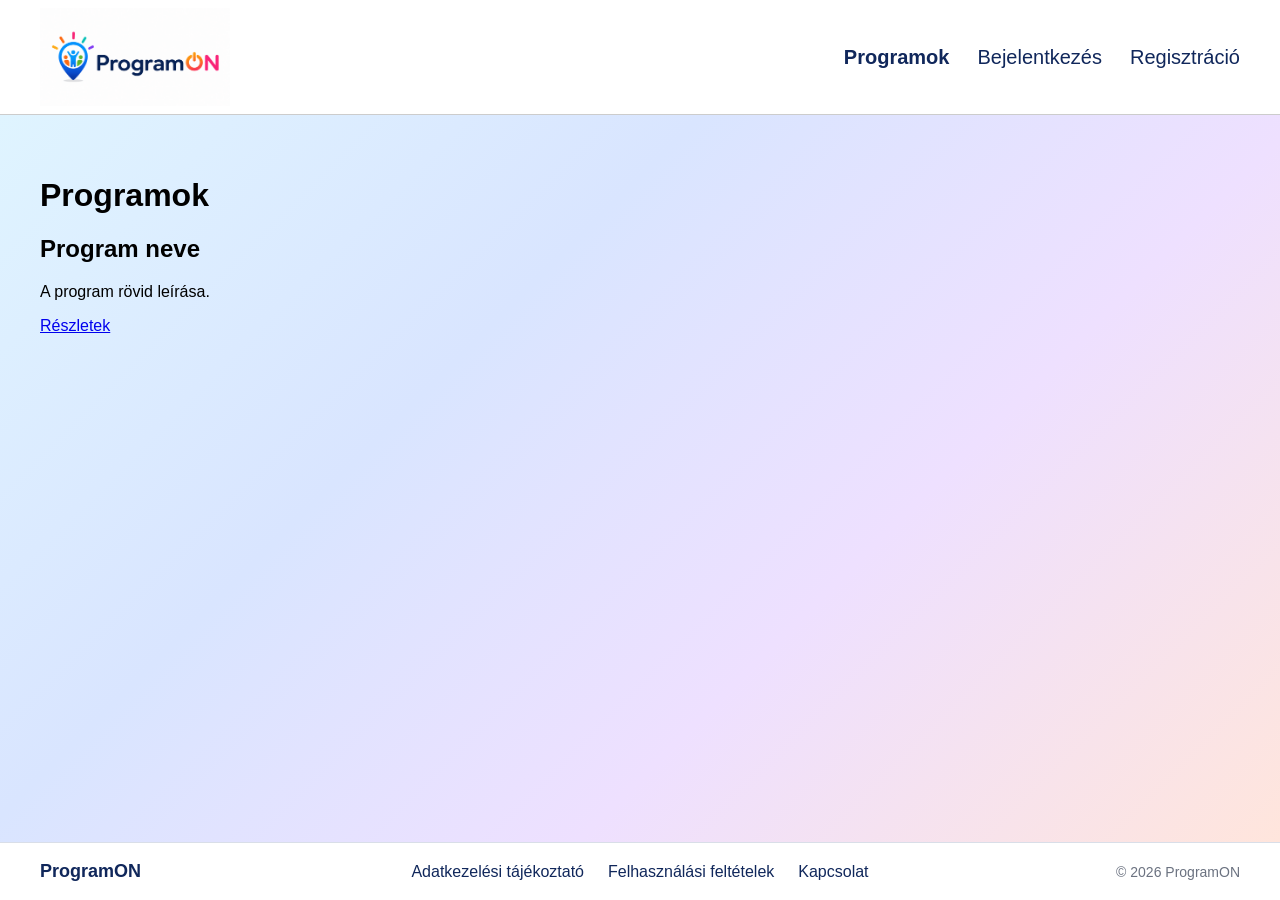
<file: frontend/index.html>
<!DOCTYPE html>
<html lang="hu">
<head>
    <meta charset="UTF-8">
    <title>ProgramON</title>
    <link rel="stylesheet" href="css/style.css">
</head>
<body>

<header class="main-header">

    <div class="logo">
        <a href="index.html" class="logo-link">
            <img src="images/ProgramON_logo.png"
                 alt="ProgramON főoldal"
                 class="logo-img">
        </a>
    </div>

    <nav class="main-nav" id="mainNav">
        <!-- A menüpontokat a main.js tölti be -->
    </nav>

</header>

<main>
    <h1>Programok</h1>

    <div class="program-card">
        <h2>Program neve</h2>
        <p>A program rövid leírása.</p>
        <a href="program_reszletei.html">Részletek</a>
    </div>
</main>

<div id="mainFooter"></div>

<script src="js/main.js"></script>
</body>
</html>
</file>
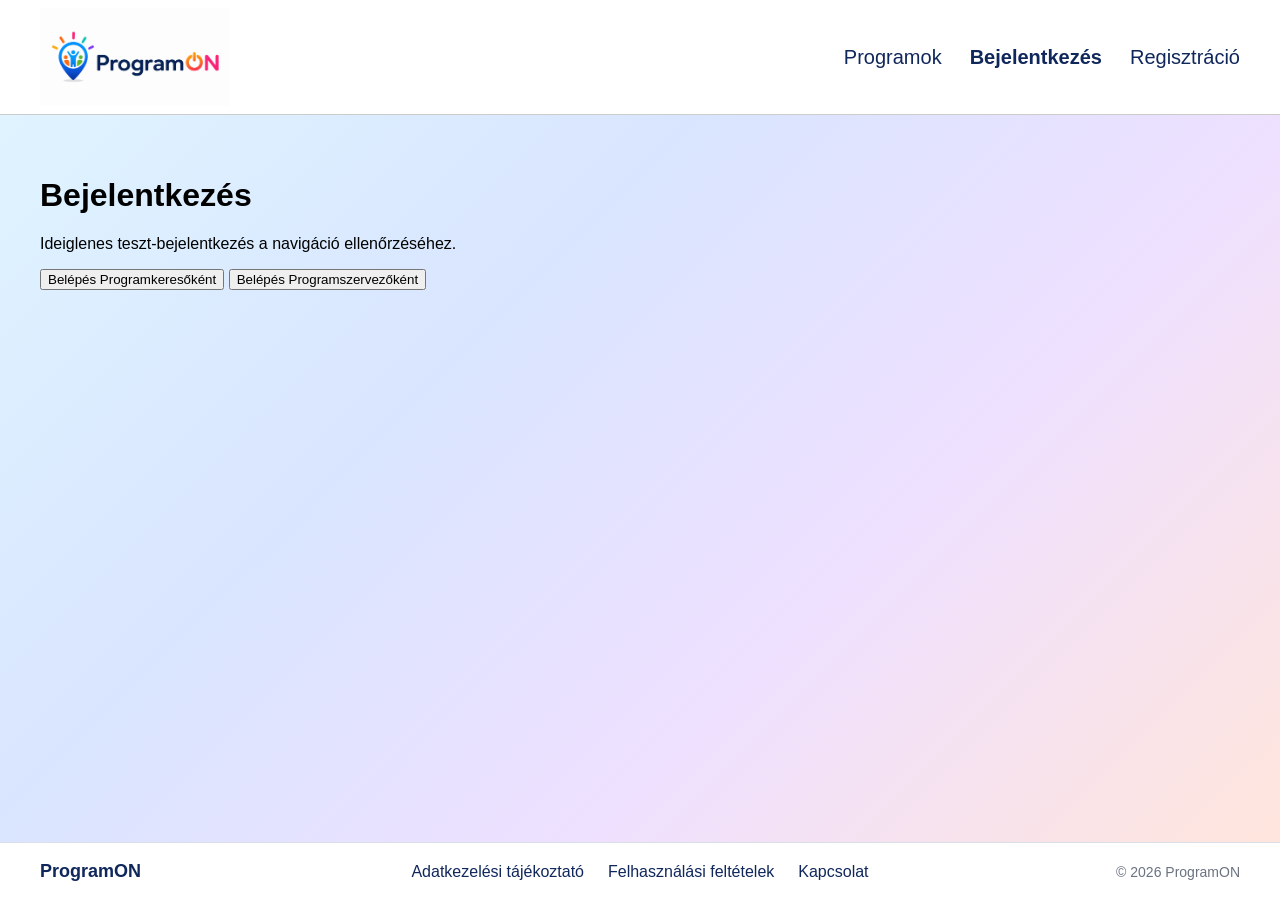
<file: frontend/bejelentkezes.html>
<!DOCTYPE html>
<html lang="hu">
<head>
    <meta charset="UTF-8">
    <title>Bejelentkezés | ProgramON</title>
    <link rel="stylesheet" href="css/style.css">
</head>

<body>

<header class="main-header">

    <div class="logo">
        <a href="index.html" class="logo-link">
            <img src="images/ProgramON_logo.png"
                 alt="ProgramON főoldal"
                 class="logo-img">
        </a>
    </div>

    <nav class="main-nav" id="mainNav">
        <!-- A menüpontokat a main.js tölti be -->
    </nav>

</header>

<main>
    <h1>Bejelentkezés</h1>

    <p>Ideiglenes teszt-bejelentkezés a navigáció ellenőrzéséhez.</p>

    <button type="button" id="testLoginButton">
        Belépés Programkeresőként
    </button>

    <button type="button" id="testOrganizerLoginButton">
        Belépés Programszervezőként
    </button>
</main>

<div id="mainFooter"></div>

<script src="js/main.js"></script>

</body>
</html>
</file>
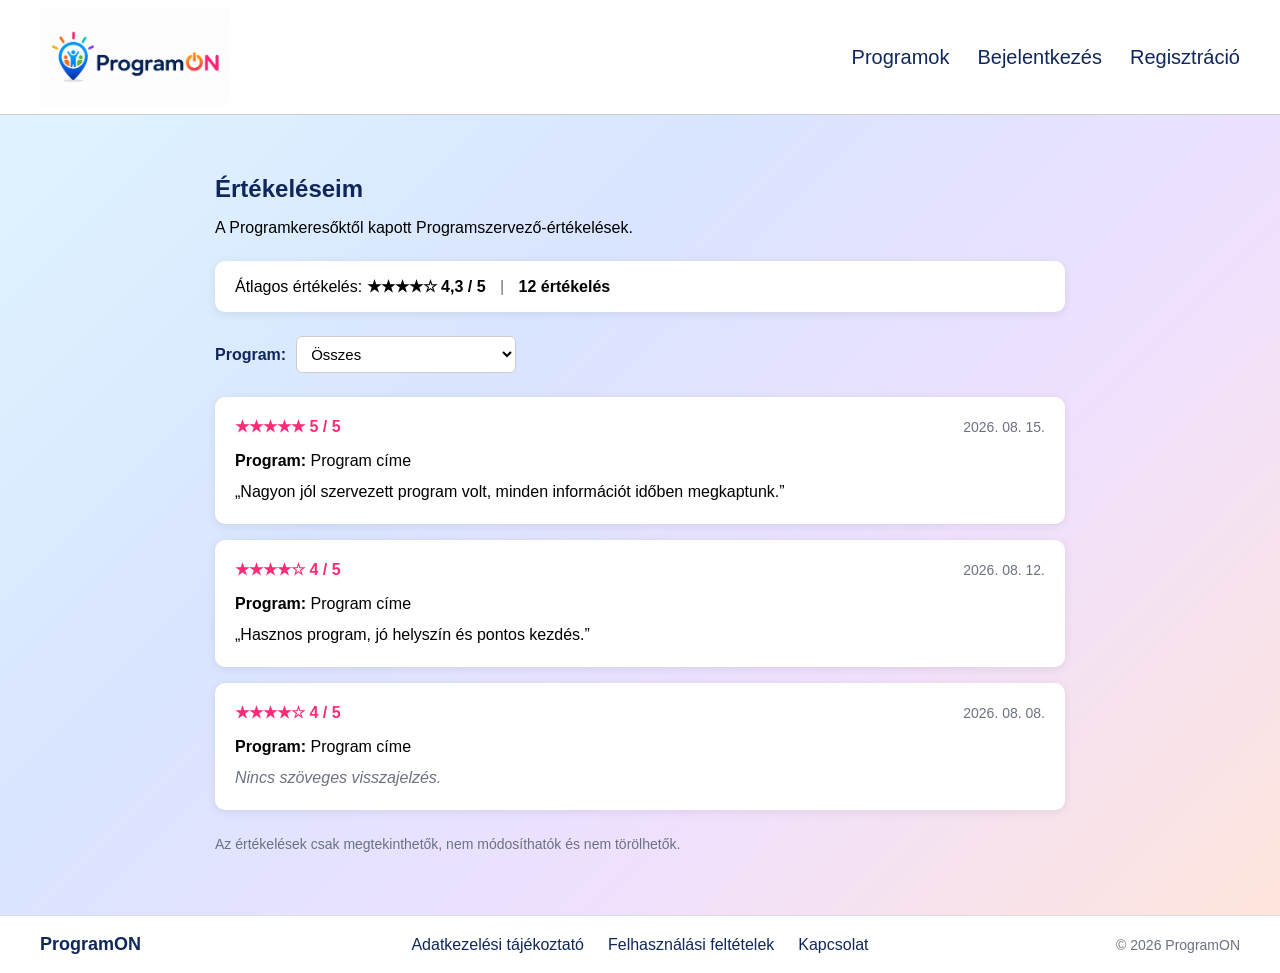
<file: frontend/ertekeleseim.html>
<!DOCTYPE html>
<html lang="hu">
<head>
    <meta charset="UTF-8">
    <title>Értékeléseim | ProgramON</title>
    <link rel="stylesheet" href="css/style.css">
</head>

<body>

<header class="main-header">

    <div class="logo">
        <a href="index.html" class="logo-link">
            <img src="images/ProgramON_logo.png"
                 alt="ProgramON főoldal"
                 class="logo-img">
        </a>
    </div>

    <nav class="main-nav" id="mainNav">
        <!-- A menüpontokat a main.js tölti be -->
    </nav>

</header>

<main>
    
    <section class="reviews-page">
    
    <h1>Értékeléseim</h1>

    <p class="reviews-intro">
            A Programkeresőktől kapott Programszervező-értékelések.
        </p>

        <div class="reviews-summary">
            Átlagos értékelés:
            <strong>★★★★☆ 4,3 / 5</strong>
            <span>|</span>
            <strong>12 értékelés</strong>
        </div>

        <div class="reviews-filter">
            <label for="programFilter">
                Program:
            </label>

            <select id="programFilter">
                <option value="all">Összes</option>
                <option value="1">Program címe</option>
                <option value="2">Másik program címe</option>
            </select>
        </div>

        <div class="reviews-list">

            <article class="review-card">
                <div class="review-header">
                    <strong>★★★★★ 5 / 5</strong>
                    <span>2026. 08. 15.</span>
                </div>

                <p class="review-program">
                    <strong>Program:</strong> Program címe
                </p>

                <p class="review-text">
                    „Nagyon jól szervezett program volt, minden információt
                    időben megkaptunk.”
                </p>
            </article>

            <article class="review-card">
                <div class="review-header">
                    <strong>★★★★☆ 4 / 5</strong>
                    <span>2026. 08. 12.</span>
                </div>

                <p class="review-program">
                    <strong>Program:</strong> Program címe
                </p>

                <p class="review-text">
                    „Hasznos program, jó helyszín és pontos kezdés.”
                </p>
            </article>

            <article class="review-card">
                <div class="review-header">
                    <strong>★★★★☆ 4 / 5</strong>
                    <span>2026. 08. 08.</span>
                </div>

                <p class="review-program">
                    <strong>Program:</strong> Program címe
                </p>

                <p class="review-text no-review-text">
                    Nincs szöveges visszajelzés.
                </p>
            </article>

        </div>

        <nav class="reviews-pagination" aria-label="Értékelések lapozása" hidden>
            <button type="button" 
                    class="pagination-button"
                    id="previousPageButton">
                ← Előző
            </button>

            <span class="pagination-info" 
                id="paginationInfo">
                1 / 1 oldal
            </span>

            <button type="button"
                    class="pagination-button"
                    id="nextPageButton">
                Következő →
            </button>
            
        </nav>

        <div class="reviews-empty" id="reviewsEmpty" hidden>
            <p>Még nem érkezett értékelés.</p>
        </div>

        <p class="reviews-note">
            Az értékelések csak megtekinthetők, nem módosíthatók és nem törölhetők.
        </p>

    </section>
</main>

<div id="mainFooter"></div>

<script src="js/main.js"></script>

</body>
</html>
</file>
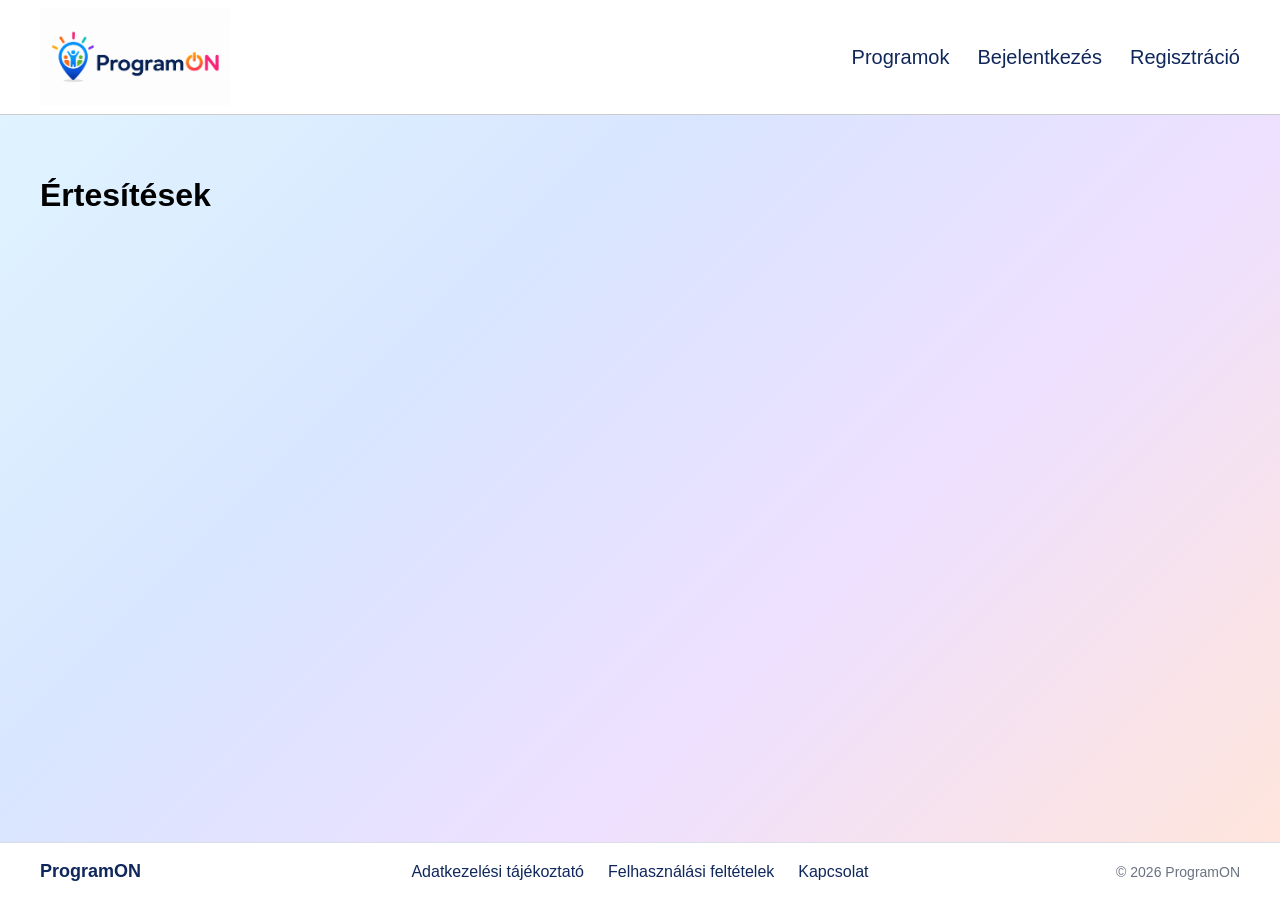
<file: frontend/ertesitesek.html>
<!DOCTYPE html>
<html lang="hu">
<head>
    <meta charset="UTF-8">
    <title>Értesítések | ProgramON</title>
    <link rel="stylesheet" href="css/style.css">
</head>

<body>

<header class="main-header">

    <div class="logo">
        <a href="index.html" class="logo-link">
            <img src="images/ProgramON_logo.png"
                 alt="ProgramON főoldal"
                 class="logo-img">
        </a>
    </div>

    <nav class="main-nav" id="mainNav">
        <!-- A menüpontokat a main.js tölti be -->
    </nav>

</header>

<main>
    <h1>Értesítések</h1>
</main>

<div id="mainFooter"></div>

<script src="js/main.js"></script>

</body>
</html>
</file>
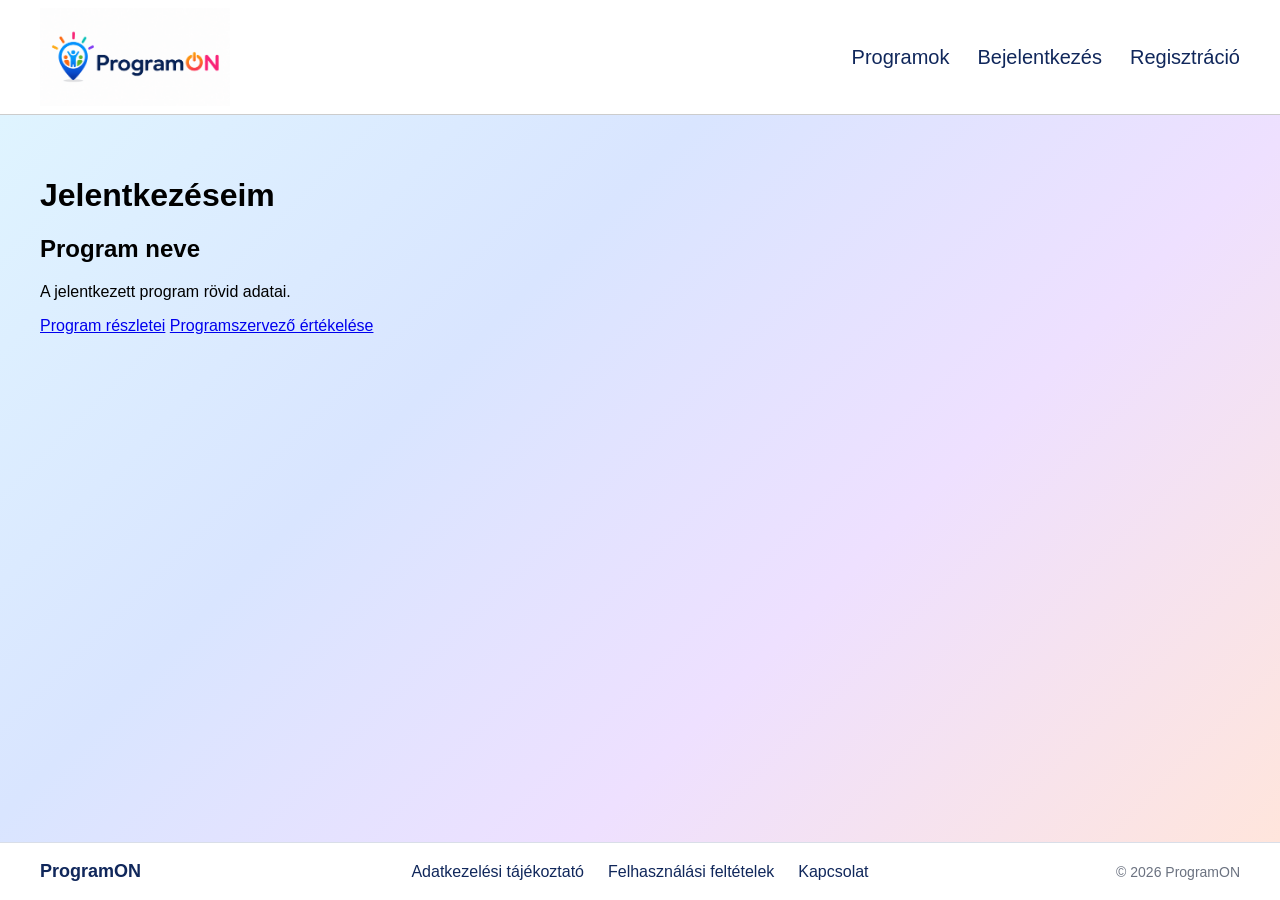
<file: frontend/jelentkezeseim.html>
<!DOCTYPE html>
<html lang="hu">
<head>
    <meta charset="UTF-8">
    <title>Jelentkezéseim | ProgramON</title>
    <link rel="stylesheet" href="css/style.css">
</head>

<body>

<header class="main-header">

    <div class="logo">
        <a href="index.html" class="logo-link">
            <img src="images/ProgramON_logo.png"
                 alt="ProgramON főoldal"
                 class="logo-img">
        </a>
    </div>

    <nav class="main-nav" id="mainNav">
        <!-- A menüpontokat a main.js tölti be -->
    </nav>

</header>

<main>
    <h1>Jelentkezéseim</h1>

    <div class="program-card">
        <h2>Program neve</h2>
        <p>A jelentkezett program rövid adatai.</p>

        <a href="program_reszletei.html">Program részletei</a>

        <a href="programszervezo_ertekelese.html">
            Programszervező értékelése
        </a>
    </div>
</main>

<div id="mainFooter"></div>

<script src="js/main.js"></script>

</body>
</html>
</file>
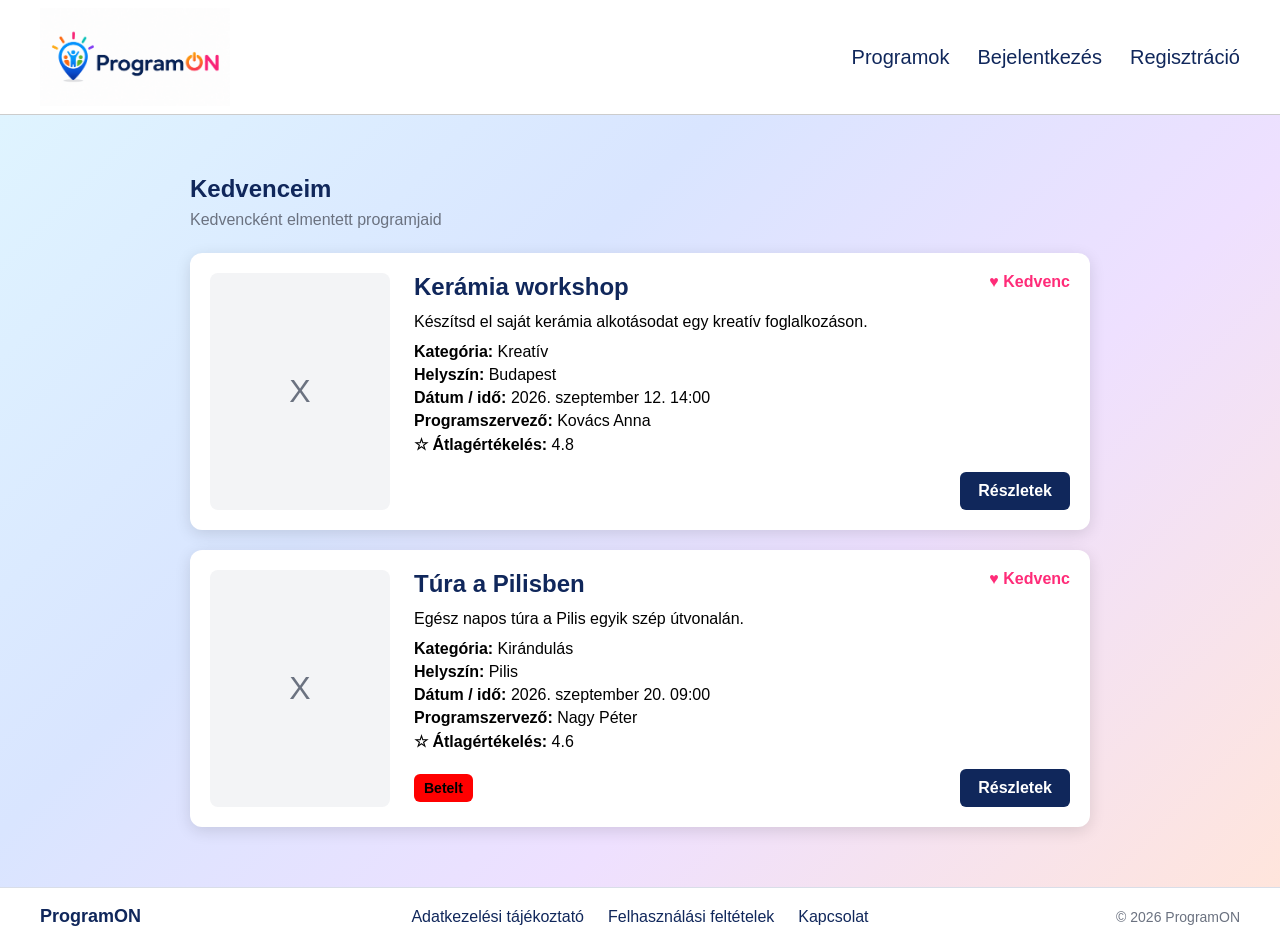
<file: frontend/kedvenceim.html>
<!DOCTYPE html>
<html lang="hu">
<head>
    <meta charset="UTF-8">
    <title>Kedvenceim | ProgramON</title>
    <link rel="stylesheet" href="css/style.css">
</head>

<body>

<header class="main-header">

    <div class="logo">
        <a href="index.html" class="logo-link">
            <img src="images/ProgramON_logo.png"
                 alt="ProgramON főoldal"
                 class="logo-img">
        </a>
    </div>

    <nav class="main-nav" id="mainNav">
        <!-- A menüpontokat a main.js tölti be -->
    </nav>

</header>

<main class="favorites-page">

    <section class="favorites-container">

    <h1>Kedvenceim</h1>

    <p class="favorites-intro">

            Kedvencként elmentett programjaid

        </p>


        <div id="favoritesList" class="favorites-list"></div>


        <p id="favoritesEmpty" class="favorites-empty" hidden>
            Még nincsenek kedvenc programjaid.
        </p>


    </section>
</main>

<div id="mainFooter"></div>

<script src="js/main.js"></script>
<script src="js/kedvenceim.js"></script>

</body>
</html>
</file>
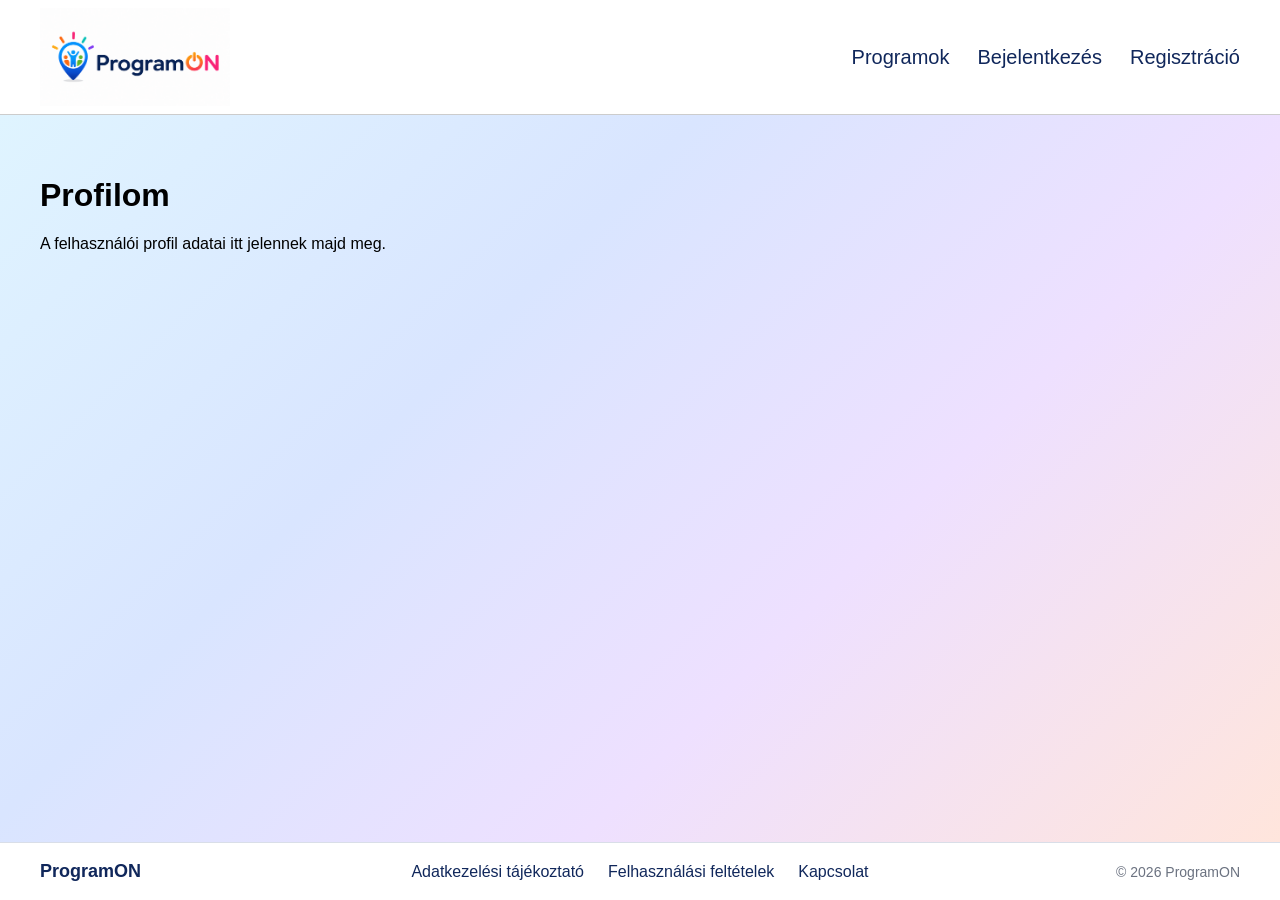
<file: frontend/profilom.html>
<!DOCTYPE html>
<html lang="hu">
<head>
    <meta charset="UTF-8">
    <title>Profilom | ProgramON</title>
    <link rel="stylesheet" href="css/style.css">
</head>

<body>

<header class="main-header">

    <div class="logo">
        <a href="index.html" class="logo-link">
            <img src="images/ProgramON_logo.png"
                 alt="ProgramON főoldal"
                 class="logo-img">
        </a>
    </div>

    <nav class="main-nav" id="mainNav">
        <!-- A menüpontokat a main.js tölti be -->
    </nav>

</header>

<main>
    <h1>Profilom</h1>
    <p>A felhasználói profil adatai itt jelennek majd meg.</p>
</main>

<div id="mainFooter"></div>

<script src="js/main.js"></script>

</body>
</html>
</file>
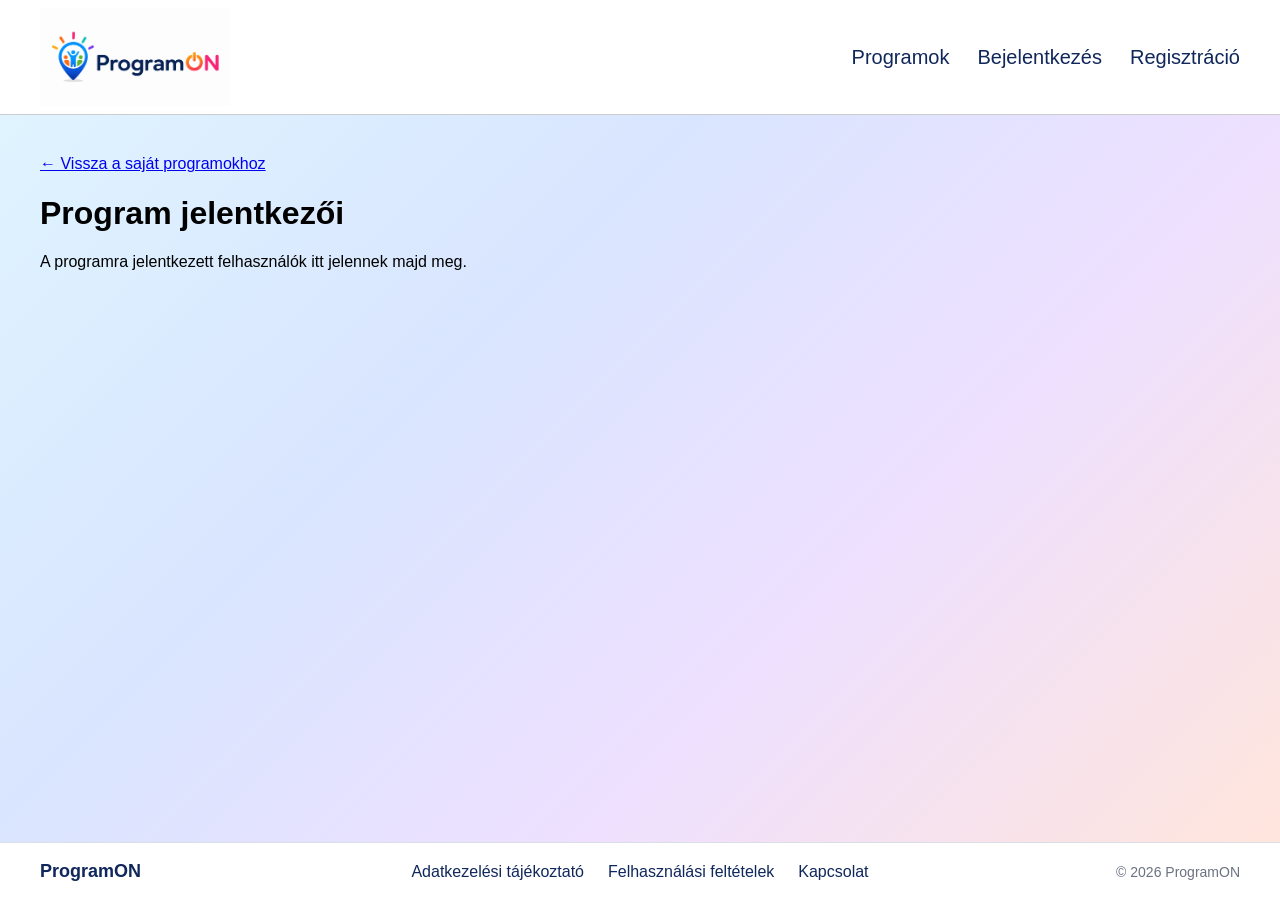
<file: frontend/program_jelentkezoi.html>
<!DOCTYPE html>
<html lang="hu">
<head>
    <meta charset="UTF-8">
    <title>Program jelentkezői | ProgramON</title>
    <link rel="stylesheet" href="css/style.css">
</head>

<body>

<header class="main-header">

    <div class="logo">
        <a href="index.html" class="logo-link">
            <img src="images/ProgramON_logo.png"
                 alt="ProgramON főoldal"
                 class="logo-img">
        </a>
    </div>

    <nav class="main-nav" id="mainNav">
        <!-- A menüpontokat a main.js tölti be -->
    </nav>

</header>

<main>
    <a href="sajat_programok.html" class="back-link">
        ← Vissza a saját programokhoz
    </a>

    <h1>Program jelentkezői</h1>

    <p>A programra jelentkezett felhasználók itt jelennek majd meg.</p>
</main>

<div id="mainFooter"></div>

<script src="js/main.js"></script>

</body>
</html>
</file>
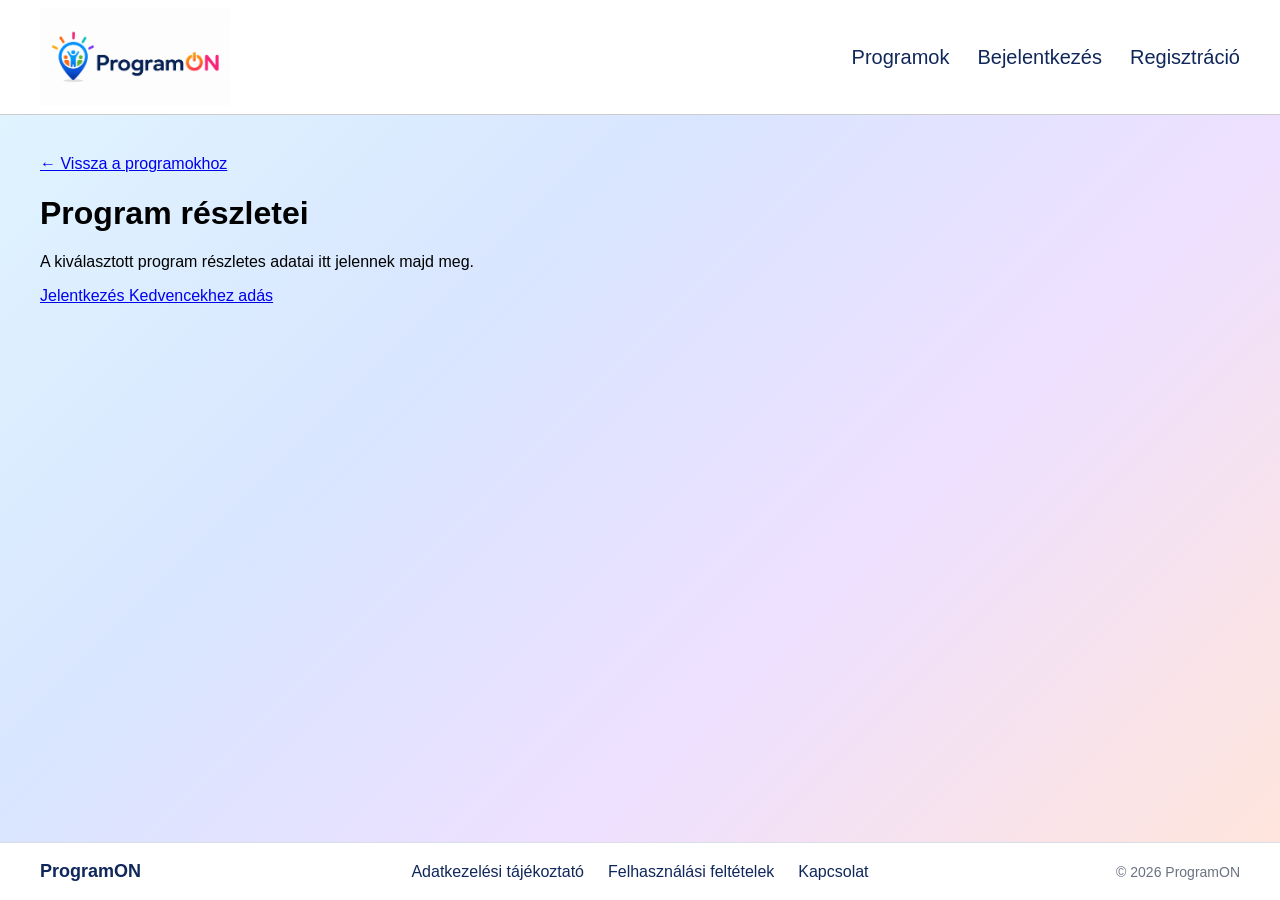
<file: frontend/program_reszletei.html>
<!DOCTYPE html>
<html lang="hu">
<head>
    <meta charset="UTF-8">
    <title>Program részletei | ProgramON</title>
    <link rel="stylesheet" href="css/style.css">
</head>

<body>

<header class="main-header">

    <div class="logo">
        <a href="index.html" class="logo-link">
            <img src="images/ProgramON_logo.png"
                 alt="ProgramON főoldal"
                 class="logo-img">
        </a>
    </div>

    <nav class="main-nav" id="mainNav">
        <!-- A menüpontokat a main.js tölti be -->
    </nav>

</header>

<main>
    <div id="programBackLink">
    <!-- A vissza linket a main.js tölti be -->
    </div>
    
    <h1>Program részletei</h1>

    <p>A kiválasztott program részletes adatai itt jelennek majd meg.</p>

    <div class="program-actions" id="programActions">
    <!-- A szerepkörnek megfelelő műveleteket a main.js tölti be -->
    </div>
</main>

<div id="mainFooter"></div>

<script src="js/main.js"></script>

</body>
</html>
</file>
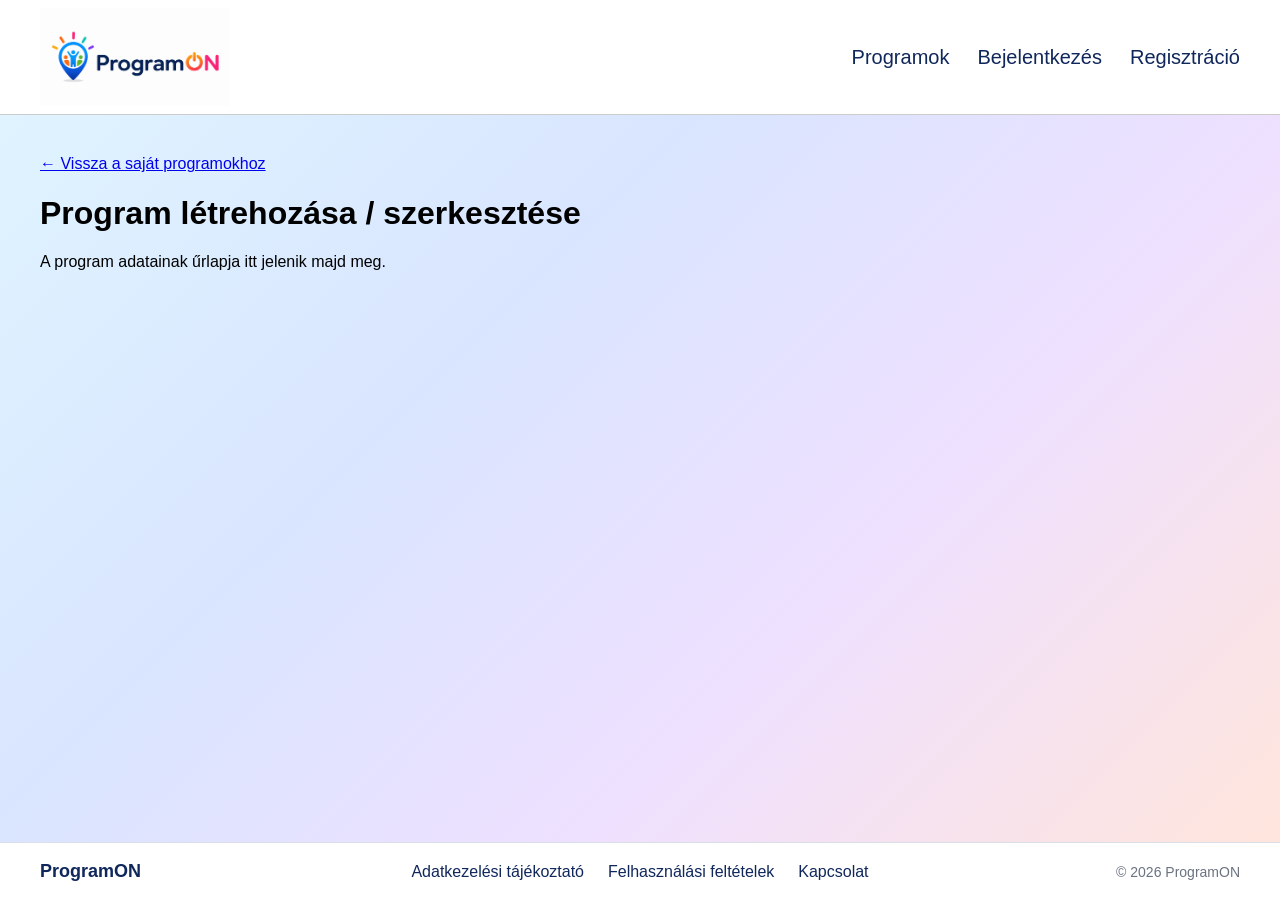
<file: frontend/program_szerkesztese.html>
<!DOCTYPE html>
<html lang="hu">
<head>
    <meta charset="UTF-8">
    <title>Program létrehozása / szerkesztése | ProgramON</title>
    <link rel="stylesheet" href="css/style.css">
</head>

<body>

<header class="main-header">

    <div class="logo">
        <a href="index.html" class="logo-link">
            <img src="images/ProgramON_logo.png"
                 alt="ProgramON főoldal"
                 class="logo-img">
        </a>
    </div>

    <nav class="main-nav" id="mainNav">
        <!-- A menüpontokat a main.js tölti be -->
    </nav>

</header>

<main>
    <a href="sajat_programok.html" class="back-link">
        ← Vissza a saját programokhoz
    </a>

    <h1>Program létrehozása / szerkesztése</h1>

    <p>A program adatainak űrlapja itt jelenik majd meg.</p>
</main>

<div id="mainFooter"></div>

<script src="js/main.js"></script>

</body>
</html>
</file>
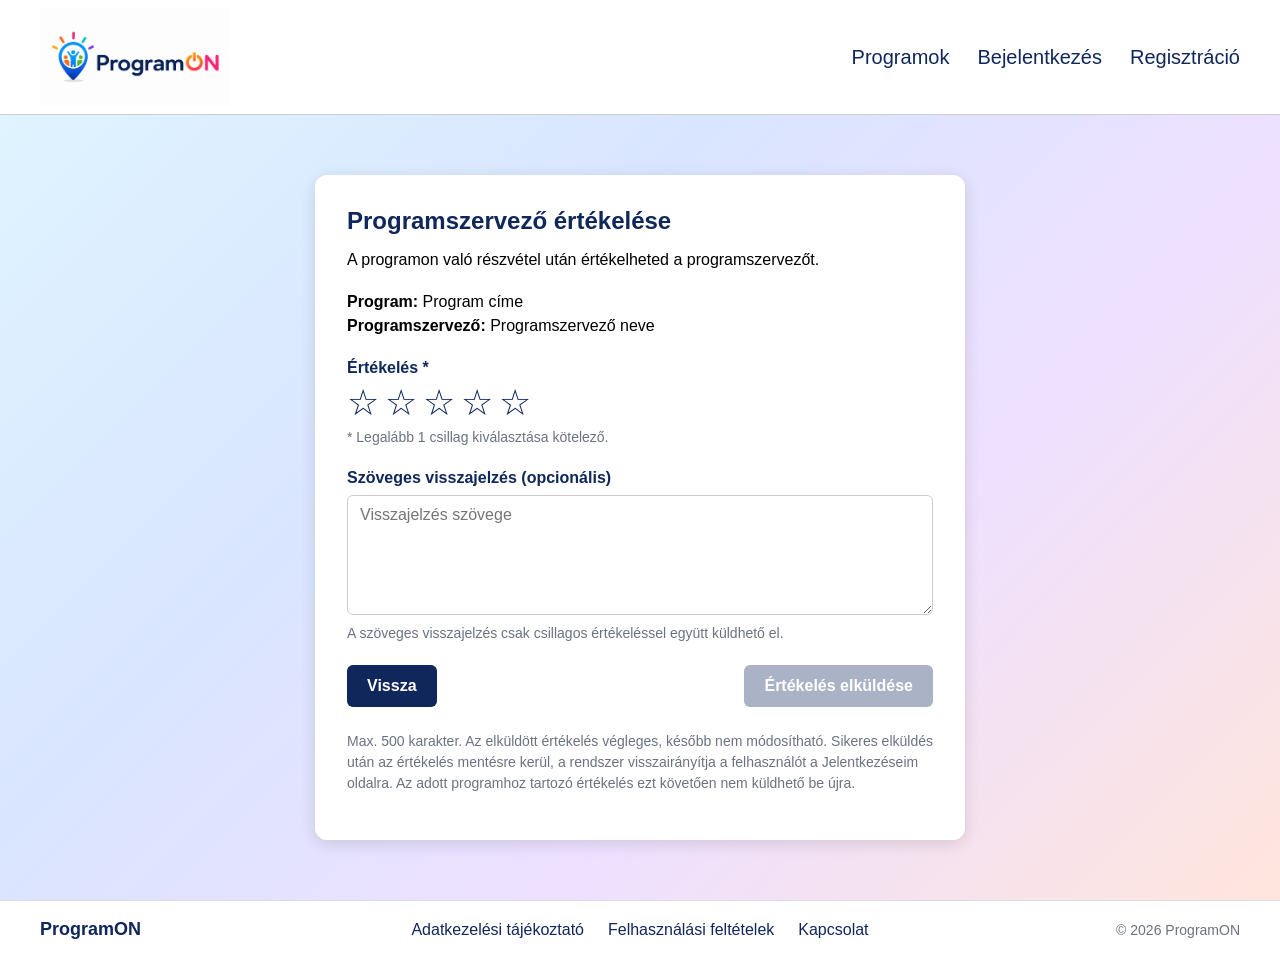
<file: frontend/programszervezo_ertekelese.html>
<!DOCTYPE html>
<html lang="hu">
<head>
    <meta charset="UTF-8">
    <title>Programszervező értékelése | ProgramON</title>
    <link rel="stylesheet" href="css/style.css">
</head>

<body>

<header class="main-header">

    <div class="logo">
        <a href="index.html" class="logo-link">
            <img src="images/ProgramON_logo.png"
                 alt="ProgramON főoldal"
                 class="logo-img">
        </a>
    </div>

    <nav class="main-nav" id="mainNav">
        <!-- A menüpontokat a main.js tölti be -->
    </nav>

</header>

<main>
    <section class="rating-card">

        <h1>Programszervező értékelése</h1>

        <p class="rating-intro">
            A programon való részvétel után értékelheted a programszervezőt.
        </p>

        <div class="rating-info">

            <p>
                <strong>Program:</strong>
                <span id="programTitle">Program címe</span>
            </p>

            <p>
                <strong>Programszervező:</strong>
                <span id="organizerName">Programszervező neve</span>
            </p>

        </div>

        <div class="rating-field">

            <p class="rating-label">
                Értékelés *
            </p>

            <div class="stars" aria-label="Értékelés 1-től 5 csillagig">

                <button type="button"
                        class="star-button"
                        data-value="1"
                        aria-label="1 csillag">☆</button>

                <button type="button"
                        class="star-button"
                        data-value="2"
                        aria-label="2 csillag">☆</button>

                <button type="button"
                        class="star-button"
                        data-value="3"
                        aria-label="3 csillag">☆</button>

                <button type="button"
                        class="star-button"
                        data-value="4"
                        aria-label="4 csillag">☆</button>

                <button type="button"
                        class="star-button"
                        data-value="5"
                        aria-label="5 csillag">☆</button>

            </div>

            <p class="rating-help">
                * Legalább 1 csillag kiválasztása kötelező.
            </p>

            <p class="form-error" id="ratingError">
            </p>

        </div>

        <div class="rating-field">

            <label class="rating-label" for="ratingComment">
                Szöveges visszajelzés (opcionális)
            </label>

            <textarea
                id="ratingComment"
                maxlength="500"
                placeholder="Visszajelzés szövege"
            ></textarea>

            <p class="rating-help">
                A szöveges visszajelzés csak csillagos értékeléssel együtt
                küldhető el.
            </p>

        </div>

        <div class="rating-actions">

            <button
                type="button"
                class="rating-button"
                id="ratingBackButton">
                Vissza
            </button>

            <button
                type="button"
                class="rating-button"
                id="submitRatingButton"
                disabled>
                Értékelés elküldése
            </button>

        </div>

        <p class="rating-note">
            Max. 500 karakter. Az elküldött értékelés végleges, később nem módosítható.
            Sikeres elküldés után az értékelés mentésre kerül, a rendszer
            visszairányítja a felhasználót a Jelentkezéseim oldalra.
            Az adott programhoz tartozó értékelés ezt követően nem küldhető be újra.
        </p>

    </section>

</main>

<div id="mainFooter"></div>

<script src="js/main.js"></script>

</body>
</html>
</file>
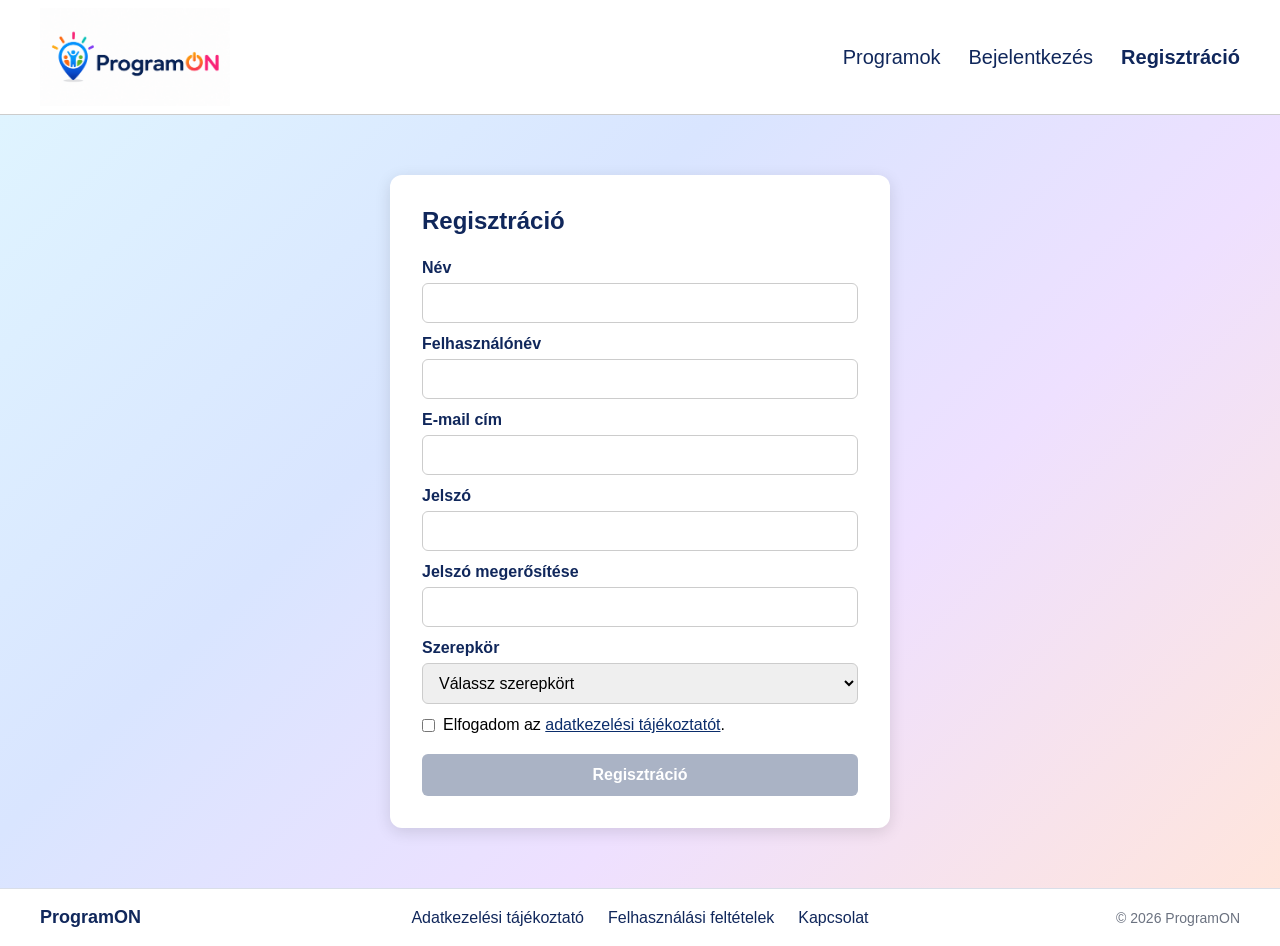
<file: frontend/regisztracio.html>
<!DOCTYPE html>
<html lang="hu">
<head>
    <meta charset="UTF-8">
    <title>Regisztráció | ProgramON</title>
    <link rel="stylesheet" href="css/style.css">
</head>

<body>

<header class="main-header">

    <div class="logo">
        <a href="index.html" class="logo-link">
            <img src="images/ProgramON_logo.png"
                 alt="ProgramON főoldal"
                 class="logo-img">
        </a>
    </div>

    <nav class="main-nav" id="mainNav">
        <!-- A menüpontokat a main.js tölti be -->
    </nav>

</header>

<main>
    <section class="registration-card">

        <h1>Regisztráció</h1>

        <form id="registrationForm">

            <div class="form-group">
                <label for="name">Név</label>
                <input type="text"
                        id="name"
                        minlength="2"
                required>
                <p id="nameError" class="form-error"></p>
            </div>

            <div class="form-group">
                <label for="username">Felhasználónév</label>
                <input type="text"
                        id="username"
                        minlength="3"
                        maxlength="30"
                    required>
                <p id="usernameError" class="form-error"></p>
            </div>

            <div class="form-group">
                <label for="email">E-mail cím</label>
                <input type="email" id="email" required>
                <p id="emailError" class="form-error"></p>
            </div>

            <div class="form-group">
                <label for="password">Jelszó</label>
                <input type="password"
                        id="password"
                        minlength="8"
                        required>
                <p id="passwordFormatError" class="form-error"></p>
            </div>

            <div class="form-group">
                <label for="passwordAgain">Jelszó megerősítése</label>
                <input type="password" id="passwordAgain" required>
                <p id="passwordError" class="form-error"></p>
            </div>

            <div class="form-group">
                <label for="role">Szerepkör</label>

                <select id="role" required>
                    <option value="" selected disabled>
                        Válassz szerepkört
                    </option>
                    <option value="PROGRAMKERESO">Programkereső</option>
                    <option value="PROGRAMSZERVEZO">Programszervező</option>
                </select>
            </div>

            <div class="terms-row">
                <input type="checkbox" id="privacy" required>

                <label for="privacy">
                    Elfogadom az
                    <button type="button"
                            class="privacy-link"
                            data-modal="privacyModal">
                        adatkezelési tájékoztatót
                    </button>.
                </label>
            </div>

            <button type="submit" class="registration-button" disabled>
                Regisztráció
            </button>

        </form>

    </section>
</main>

<div id="mainFooter"></div>

<script src="js/main.js"></script>
<script src="js/registration.js"></script>

</body>
</html>
</file>
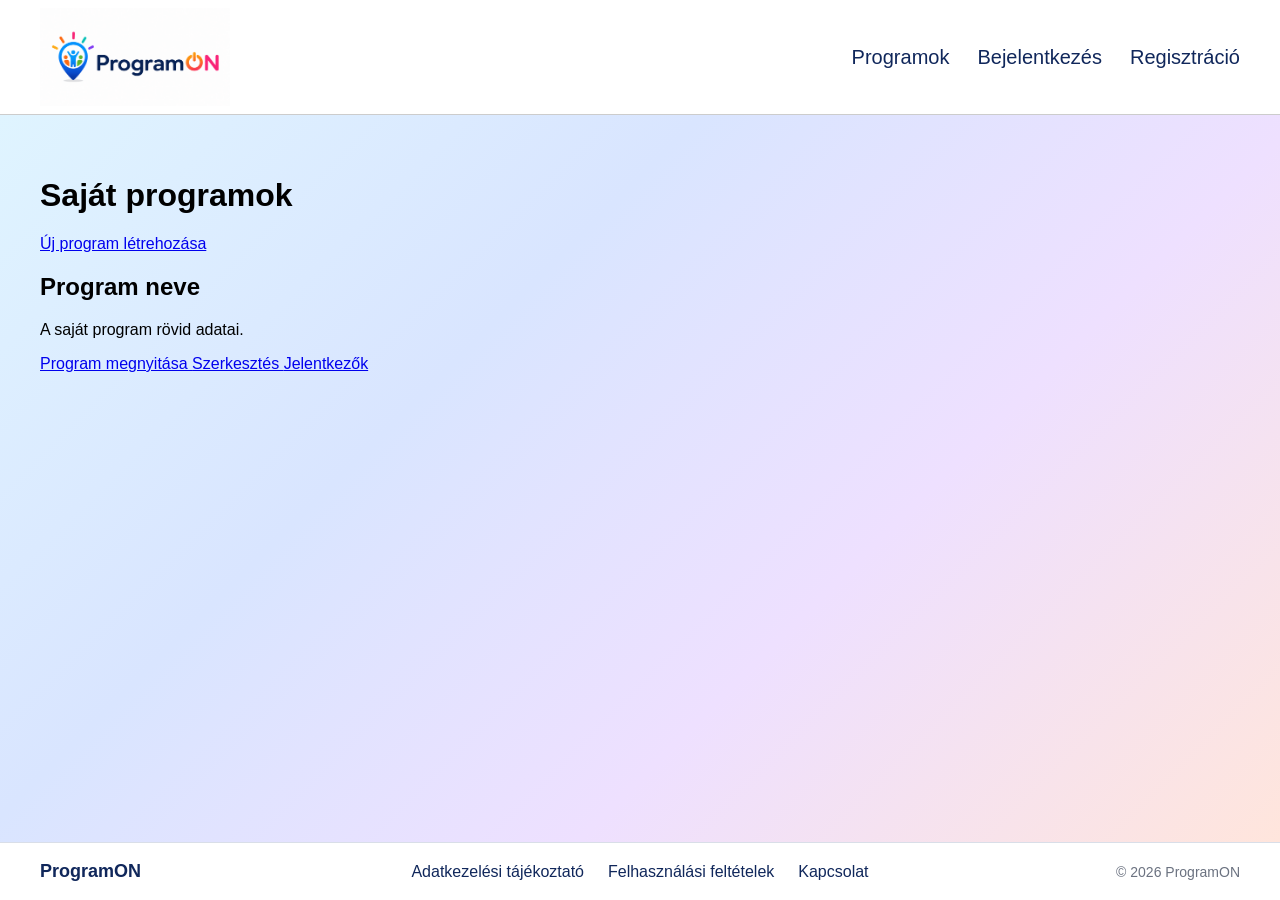
<file: frontend/sajat_programok.html>
<!DOCTYPE html>
<html lang="hu">
<head>
    <meta charset="UTF-8">
    <title>Saját programok | ProgramON</title>
    <link rel="stylesheet" href="css/style.css">
</head>

<body>

<header class="main-header">

    <div class="logo">
        <a href="index.html" class="logo-link">
            <img src="images/ProgramON_logo.png"
                 alt="ProgramON főoldal"
                 class="logo-img">
        </a>
    </div>

    <nav class="main-nav" id="mainNav">
        <!-- A menüpontokat a main.js tölti be -->
    </nav>

</header>

<main>
    <h1>Saját programok</h1>

    <a href="program_szerkesztese.html">
        Új program létrehozása
    </a>

    <div class="program-card">
        <h2>Program neve</h2>
        <p>A saját program rövid adatai.</p>

        <a href="program_reszletei.html">
            Program megnyitása
        </a>

        <a href="program_szerkesztese.html">
            Szerkesztés
        </a>

        <a href="program_jelentkezoi.html">
            Jelentkezők
        </a>
    </div>
</main>

<div id="mainFooter"></div>

<script src="js/main.js"></script>

</body>
</html>
</file>
<file: frontend/css/style.css>
* {
    box-sizing: border-box;
}

html,
body {
    min-height: 100%;
}

body {
    margin: 0;
    min-height: 100vh;
    font-family: Arial, sans-serif;

    display: flex;
    flex-direction: column;
}

main {
    flex: 1;
    padding: 40px;

    background: linear-gradient(
        135deg,
        #dff4ff 0%,
        #d9e5ff 35%,
        #eee0ff 65%,
        #ffe5dc 100%
    );
}

#mainFooter {
    margin-top: auto;
    background-color: white;
}

.main-header {
    display: flex;
    align-items: center;
    justify-content: space-between;
    padding: 8px 40px;
    border-bottom: 1px solid #cccccc;
    background-color: white;

    position: sticky;
    top: 0;
    z-index: 100;

}

.logo-link {
    display: flex;
    align-items: center;
    text-decoration: none;
}

.logo-img {
    display: block;
    width: 190px;
    height: auto;
}

.main-nav {
    display: flex;
    align-items: center;
    gap: 28px;
    font-size: 20px;
}

.main-nav a {
    color: #10275b;
    text-decoration: none;
    font-weight: 400;
}

.main-nav a:hover {
    color: #ff2b78;
}

.nav-active {
    color: #10275b;
    font-weight: 700;
}

.user-menu {
    position: relative;
}

.user-menu-button {
    border: none;
    background: none;
    color: #10275b;
    font: inherit;
    cursor: pointer;
    padding: 0;
}

.user-dropdown {
    display: none;
    position: absolute;
    right: 0;
    top: 100%;
    min-width: 180px;
    background: white;
    border: 1px solid #dddddd;
    border-radius: 6px;
    padding: 8px 0;
    z-index: 100;
    box-shadow: 0 4px 12px rgba(0, 0, 0, 0.12);
}

.user-dropdown a {
    display: block;
    padding: 10px 16px;
    white-space: nowrap;
}

.user-menu:hover .user-dropdown {
    display: block;
}

.user-menu-button.nav-active {
    font-weight: 700;
}

.user-dropdown .dropdown-active {
    display: block;
    padding: 10px 16px;
    color: #10275b;
    font-weight: 700;
    white-space: nowrap;
}

/* ===== LÁBLÉC MODAL ===== */

.modal-overlay {
    display: none;
    position: fixed;
    inset: 0;
    background: rgba(0, 0, 0, 0.45);
    z-index: 1000;

    justify-content: center;
    align-items: center;
    padding: 20px;
}

.modal-overlay.is-open {
    display: flex;
}

.modal-box {
    position: relative;
    width: 100%;
    max-width: 650px;
    max-height: 80vh;
    overflow-y: auto;

    background: #ffffff;
    border-radius: 10px;
    padding: 32px;

    box-shadow: 0 10px 35px rgba(0, 0, 0, 0.18);
}

.modal-box h2 {
    margin-top: 0;
    padding-right: 40px;
    color: #10275b;
}

.modal-close {
    position: absolute;
    top: 12px;
    right: 16px;

    border: none;
    background: none;
    cursor: pointer;

    font-size: 30px;
    line-height: 1;
    color: #10275b;
}

.modal-close:hover {
    opacity: 0.65;
}

#modalContent {
    line-height: 1.6;
}

/* ===== LÁBLÉC ===== */

.main-footer {
    margin-top: 0;
    padding: 18px 40px;
    border-top: 1px solid #d9dee8;

    display: grid;
    grid-template-columns: 1fr auto 1fr;
    align-items: center;
}

.footer-brand {
    justify-self: start;
    font-size: 18px;
    font-weight: 700;
    color: #10275b;
}

.footer-nav {
    justify-self: center;
    display: flex;
    align-items: center;
    gap: 24px;
}

.footer-nav button {
    border: none;
    background: none;
    padding: 0;
    font: inherit;
    color: #10275b;
    cursor: pointer;
}

.footer-nav button:hover {
    text-decoration: underline;
}

.footer-copyright {
    justify-self: end;
    margin: 0;
    font-size: 14px;
    color: #6b7280;
}

/* ===== REGISZTRÁCIÓ ===== */

.registration-card {
    width: 100%;
    max-width: 500px;
    margin: 20px auto;
    padding: 32px;

    background-color: white;
    border-radius: 12px;
    box-shadow: 0 4px 16px rgba(0, 0, 0, 0.12);
}

.registration-card h1 {
    margin-top: 0;
    margin-bottom: 24px;
    color: #10275b;
}

.form-group {
    margin-bottom: 12px;
}

.form-group label {
    display: block;
    margin-bottom: 6px;
    color: #10275b;
    font-weight: 600;
}

.form-group input,
.form-group select {
    width: 100%;
    padding: 10px 12px;
    border: 1px solid #cccccc;
    border-radius: 6px;
    font-size: 16px;
    font-family: inherit;
}

/* Adatkezelési nyilatkozat */

.terms-row {
    display: flex;
    align-items: center;
    gap: 8px;
    margin-bottom: 20px;
}

.terms-row input {
    width: auto;
    margin: 0;
}

.terms-row label {
    margin: 0;
    font-weight: 400;
}


/* Regisztráció gomb */

.registration-button {
    width: 100%;
    padding: 12px;

    border: none;
    border-radius: 6px;

    background-color: #10275b;
    color: white;

    font-size: 16px;
    font-weight: 600;
    cursor: pointer;
}

.registration-button:disabled {
    background-color: #aab3c5;
    cursor: not-allowed;
}

.registration-button:not(:disabled):hover {
    background-color: #1b3d7a;
}

.form-error {
    margin: 6px 0 0;
    color: #c62828;
    font-size: 14px;
}

.privacy-link {
    background: none;
    border: none;
    padding: 0;
    font: inherit;
    color: #0b2d6b;
    text-decoration: underline;
    cursor: pointer;
}

/* ===== PROGRAMSZERVEZŐ ÉRTÉKELÉSE ===== */

.rating-card {
    width: 100%;
    max-width: 650px;
    margin: 20px auto;
    padding: 32px;

    background-color: white;
    border-radius: 12px;
    box-shadow: 0 4px 16px rgba(0, 0, 0, 0.12);
}

.rating-card h1 {
    margin-top: 0;
    margin-bottom: 16px;
    color: #10275b;
}

.rating-intro {
    margin-bottom: 24px;
}

.rating-info {
    margin-bottom: 24px;
}

.rating-info p {
    margin: 6px 0;
}

.rating-field {
    margin-bottom: 24px;
}

.rating-label {
    display: block;
    margin-bottom: 8px;

    color: #10275b;
    font-weight: 600;
}

.stars {
    display: flex;
    gap: 6px;
    margin-bottom: 8px;
}

.star-button {
    border: none;
    background: none;
    padding: 0;

    color: #10275b;

    font-size: 36px;
    line-height: 1;

    cursor: pointer;
}

.star-button:hover {
    color: #ff2b78;
}

.star-button.is-selected {
    color: #ff2b78;
}

.rating-help {
    margin: 6px 0 0;

    color: #6b7280;
    font-size: 14px;
}

#ratingComment {
    width: 100%;
    min-height: 120px;
    padding: 10px 12px;

    border: 1px solid #cccccc;
    border-radius: 6px;

    font-size: 16px;
    font-family: inherit;

    resize: vertical;
}

.rating-actions {
    display: flex;
    justify-content: space-between;
    gap: 16px;

    margin-top: 24px;
}

.rating-button {
    padding: 12px 20px;

    border: none;
    border-radius: 6px;

    background-color: #10275b;
    color: white;

    font-size: 16px;
    font-weight: 600;

    cursor: pointer;
}

.rating-button:hover {
    background-color: #1b3d7a;
}

.rating-button:disabled {
    background-color: #aab3c5;
    cursor: not-allowed;
}

.rating-note {
    margin-top: 24px;

    color: #6b7280;
    font-size: 14px;
    line-height: 1.5;
}

/* ===== SAJÁT ÉRTÉKELÉSEIM ===== */

.reviews-page {
    width: 100%;
    max-width: 850px;
    margin: 20px auto;
}

.reviews-page h1 {
    margin-bottom: 8px;
    color: #10275b;
}

.reviews-intro {
    margin-bottom: 24px;
}

.reviews-summary {
    margin-bottom: 24px;
    padding: 16px 20px;
    background-color: white;
    border-radius: 10px;
    box-shadow: 0 2px 10px rgba(0, 0, 0, 0.08);
}

.reviews-summary span {
    margin: 0 10px;
    color: #6b7280;
}

.reviews-filter {
    display: flex;
    align-items: center;
    gap: 10px;
    margin-bottom: 24px;
}

.reviews-filter label {
    font-weight: 600;
    color: #10275b;
}

.reviews-filter select {
    min-width: 220px;
    padding: 8px 10px;
    border: 1px solid #cccccc;
    border-radius: 6px;
    background-color: white;
    font-size: 15px;
}

.reviews-list {
    display: flex;
    flex-direction: column;
    gap: 16px;
}

.review-card {
    padding: 20px;
    background-color: white;
    border-radius: 10px;
    box-shadow: 0 2px 10px rgba(0, 0, 0, 0.08);
}

.review-header {
    display: flex;
    justify-content: space-between;
    align-items: center;
    margin-bottom: 12px;
}

.review-header strong {
    color: #ff2b78;
}

.review-header span {
    color: #6b7280;
    font-size: 14px;
}

.review-program {
    margin-bottom: 10px;
}

.review-text {
    margin: 0;
    line-height: 1.5;
}

.no-review-text {
    color: #6b7280;
    font-style: italic;
}

.reviews-note {
    margin-top: 24px;
    color: #6b7280;
    font-size: 14px;
    line-height: 1.5;
}

.reviews-empty {
    padding: 30px 20px;
    text-align: center;
    background-color: white;
    border-radius: 10px;
    box-shadow: 0 2px 10px rgba(0, 0, 0, 0.08);
    color: #6b7280;
}

.reviews-pagination {
    display: flex;
    justify-content: center;
    align-items: center;
    gap: 16px;

    margin-top: 24px;
}

.reviews-pagination[hidden] {
    display: none;
}

.pagination-button {
    padding: 8px 14px;

    border: none;
    border-radius: 6px;

    background-color: #10275b;
    color: white;

    cursor: pointer;
}

.pagination-info {
    color: #10275b;
    font-weight: 600;
}

/* ===== KEDVENCEIM ===== */


.favorites-container {

    width: 100%;

    max-width: 900px;

    margin: 20px auto;

}


.favorites-container h1 {

    margin-top: 0;

    margin-bottom: 8px;

    color: #10275b;

}


.favorites-intro {

    margin-top: 0;

    margin-bottom: 24px;

    color: #6b7280;

}


.favorites-list {

    display: flex;

    flex-direction: column;

    gap: 20px;

}


.favorite-card {

    display: grid;

    grid-template-columns: 180px 1fr;

    gap: 24px;


    padding: 20px;


    background-color: white;

    border-radius: 12px;

    box-shadow: 0 4px 16px rgba(0, 0, 0, 0.12);

}


.favorite-image {

    min-height: 180px;


    display: flex;

    align-items: center;

    justify-content: center;


    background-color: #f3f4f6;

    border-radius: 8px;


    color: #6b7280;

    font-size: 32px;

}


.favorite-content {

    min-width: 0;

}


.favorite-card-header {

    display: flex;

    justify-content: space-between;

    align-items: flex-start;

    gap: 16px;

}


.favorite-card-header h2 {

    margin: 0;

    color: #10275b;

}


.favorite-button {

    border: none;

    background: none;

    padding: 0;


    color: #ff2b78;


    font: inherit;

    font-weight: 600;


    cursor: pointer;

}


.favorite-button:hover {

    text-decoration: underline;

}


.favorite-description {

    margin: 12px 0;

}


.favorite-details p {

    margin: 5px 0;

}


.favorite-card-actions {

    display: flex;

    justify-content: space-between;

    align-items: center;

    gap: 16px;


    margin-top: 18px;

}


.program-full {

    padding: 6px 10px;


    border-radius: 6px;


    background-color: red;

    color: black;


    font-size: 14px;

    font-weight: 600;

}


.favorite-details-button {

    display: inline-block;

    padding: 10px 18px;


    border-radius: 6px;


    background-color: #10275b;

    color: white;


    font-weight: 600;

    text-decoration: none;

}


.favorite-details-button:hover {

    background-color: #1b3d7a;

}


.favorites-empty {

    padding: 32px;

    margin: 20px 0;


    background-color: white;

    border-radius: 12px;

    box-shadow: 0 4px 16px rgba(0, 0, 0, 0.12);


    text-align: center;

    color: #6b7280;

}


@media (max-width: 700px) {


    .favorite-card {

        grid-template-columns: 1fr;

    }


    .favorite-image {

        min-height: 160px;

    }


    .favorite-card-header {

        flex-direction: column;

    }

}
</file>
